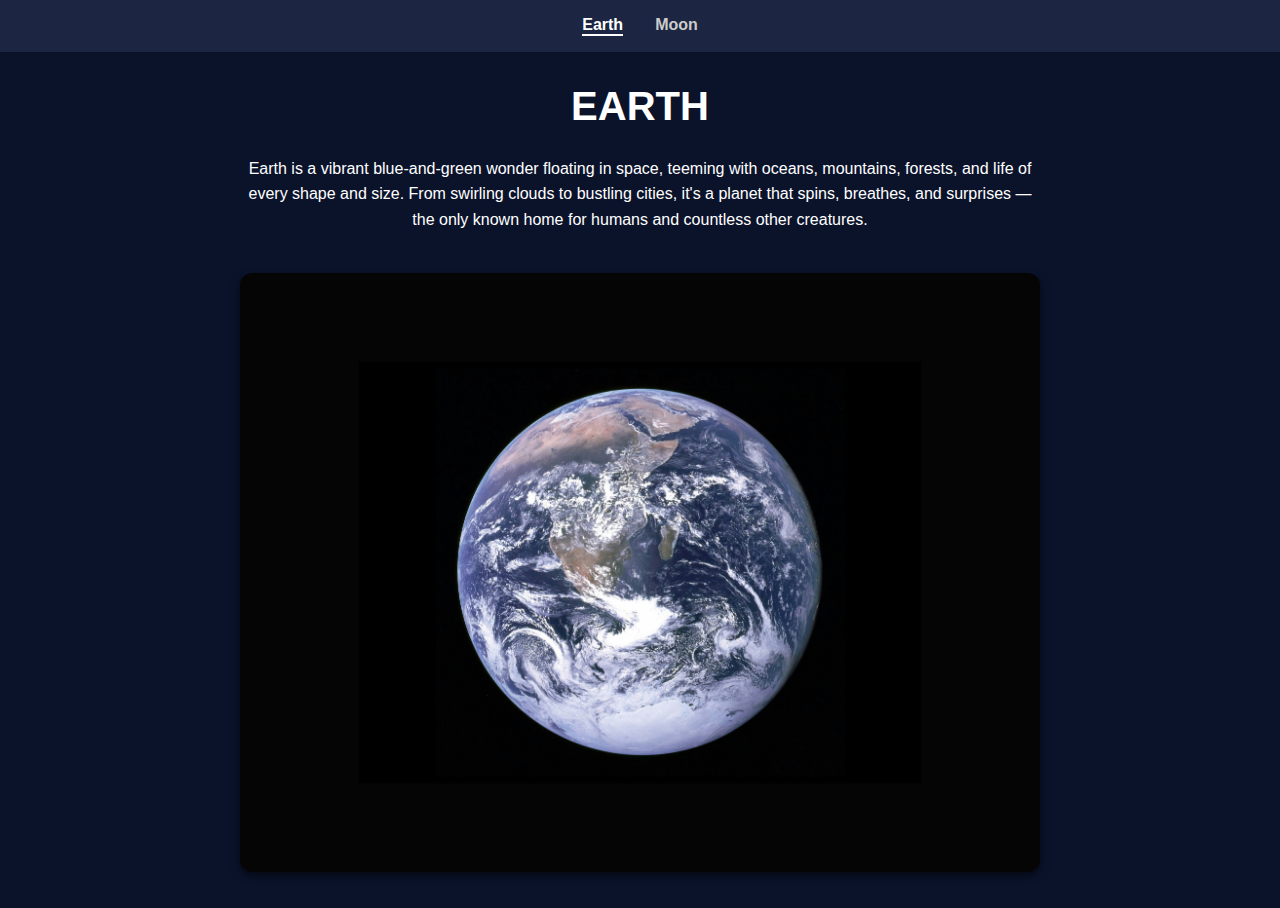
<file: index.html>
<!DOCTYPE html>
<html lang="en">
  <head>
    <meta charset="UTF-8">
    <meta name="viewport" content="width=device-width, initial-scale=1.0">
    <title>Earth | Hello Explorer</title>
    <link rel="stylesheet" href="screen.css">
  </head>
  <body>

    <nav>
      <a class="active" href="index.html">Earth</a>
      <a href="moon.html">Moon</a>
    </nav>

    <main>
      <h1>Earth</h1>

      <!-- 
        AI Model: ChatGPT (GPT-5.2)
        Prompt: Write a short, engaging, slightly witty description of Earth for a college-level audience interested in space exploration.
      -->
      <p>
        Earth is a vibrant blue-and-green wonder floating in space, teeming with oceans, mountains, forests, and life of every shape and size.  
        From swirling clouds to bustling cities, it's a planet that spins, breathes, and surprises — the only known home for humans and countless other creatures.
      </p>

      <img src="images/earth.jpg" alt="Earth viewed from space">

    </main>

    <script src="index.js"></script>
  </body>
</html>
</file>
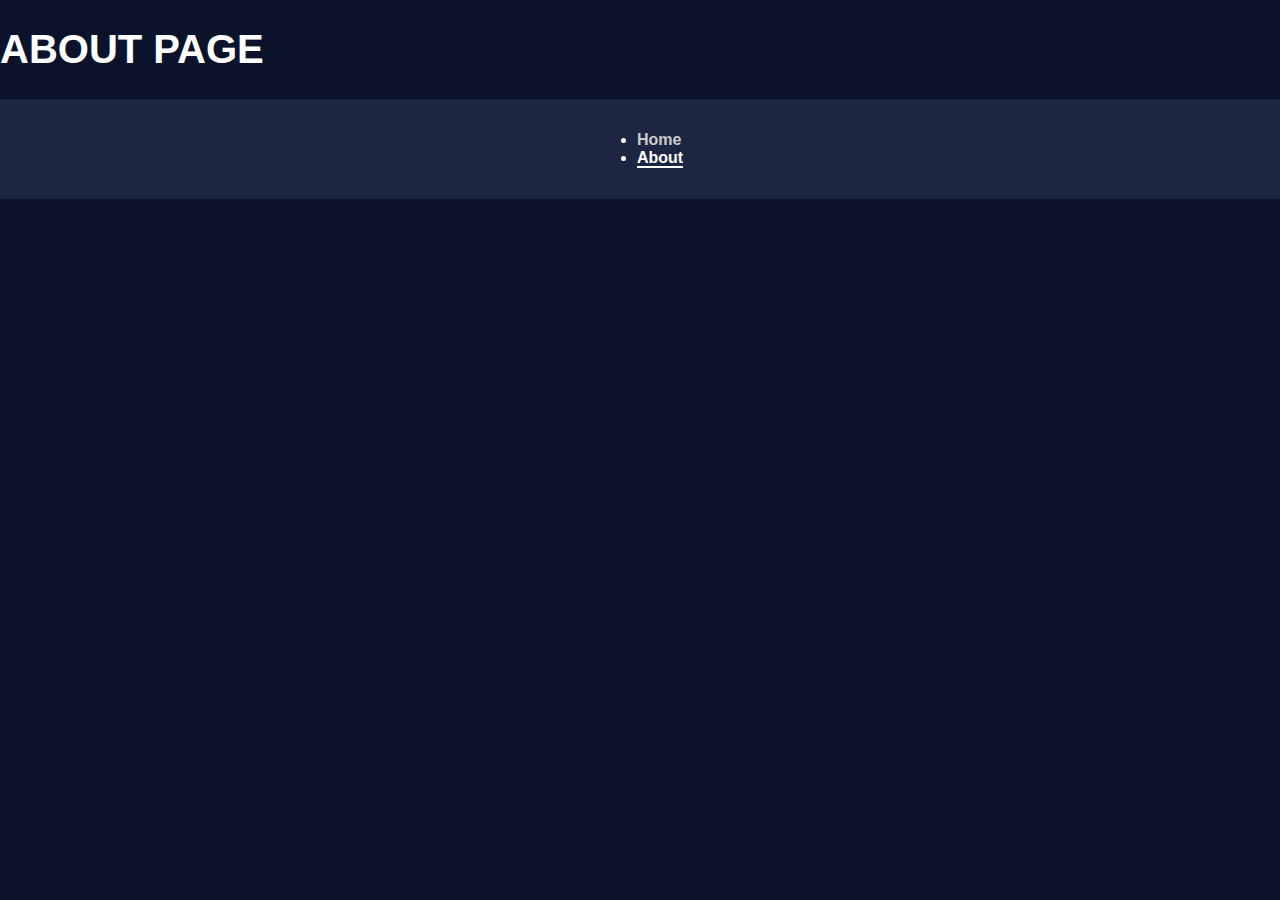
<file: about.html>
<!DOCTYPE html>
<html lang="en">
  <head>
    <meta charset="UTF-8">
    <meta name="viewport" content="width=device-width, initial-scale=1.0">
    <title>About Page</title>
    <link rel="stylesheet" href="screen.css">
  </head>
  <body>
    <h1>About Page</h1>
    <nav>
      <ul>
        <li><a href="index.html">Home</a></li>
        <li><a href="about.html" class="active">About</a></li>
      </ul>
    </nav>
    <script src="index.js"></script>
  </body>
</html>
</file>
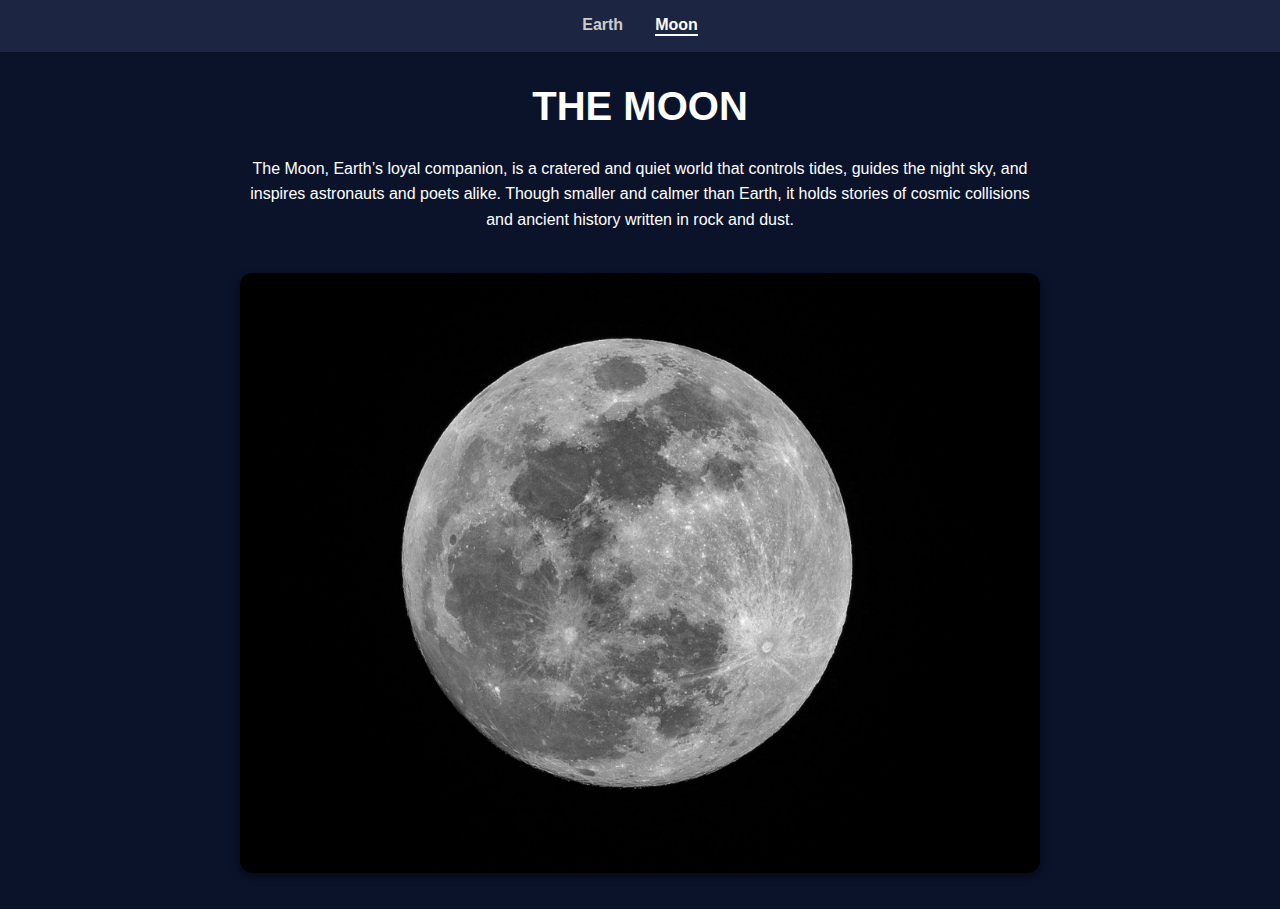
<file: moon.html>
<!DOCTYPE html>
<html lang="en">
<head>
  <meta charset="UTF-8">
  <title>Moon | Hello Explorer</title>
  <link rel="stylesheet" href="screen.css">
</head>
<body>

  <nav>
    <a href="index.html">Earth</a>
    <a class="active" href="moon.html">Moon</a>
  </nav>

  <main>
    <h1>The Moon</h1>

    <!-- 
      AI Model: ChatGPT (GPT-5.2)
      Prompt: Write a short, scientific but accessible description of the Moon for someone new to astronomy.
    -->

    <p>
      The Moon, Earth’s loyal companion, is a cratered and quiet world that controls tides, guides the night sky, and inspires astronauts and poets alike.  
      Though smaller and calmer than Earth, it holds stories of cosmic collisions and ancient history written in rock and dust.
    </p>

    <img src="images/moon.jpg" alt="The Moon’s surface">
  </main>

</body>
</html>
</file>
<file: screen.css>
/* Add screen styles below */
a.active {
    font-weight: bold;
}
body {
  margin: 0;
  font-family: Arial, sans-serif;
  background-color: #0b132b;
  color: #ffffff;
}

nav {
  display: flex;
  justify-content: center;
  gap: 2rem;
  padding: 1rem;
  background-color: #1c2541;
}

nav a {
  color: #cccccc;
  text-decoration: none;
  font-weight: bold;
  transition: color 0.3s; 
}

nav a.active {
  color: #ffffff;
  border-bottom: 2px solid #ffffff;
}

nav a:hover {
  color: #ffd700; 
}

main {
  max-width: 800px;
  margin: 2rem auto;
  text-align: center;
}

h1 {
  font-size: 2.5rem;
  text-transform: uppercase; 
}

p {
  line-height: 1.6;
}

img {
  max-width: 100%;
  margin-top: 1.5rem;
  border-radius: 12px;
  box-shadow: 0 4px 8px rgba(0,0,0,0.5); 
}
</file>
